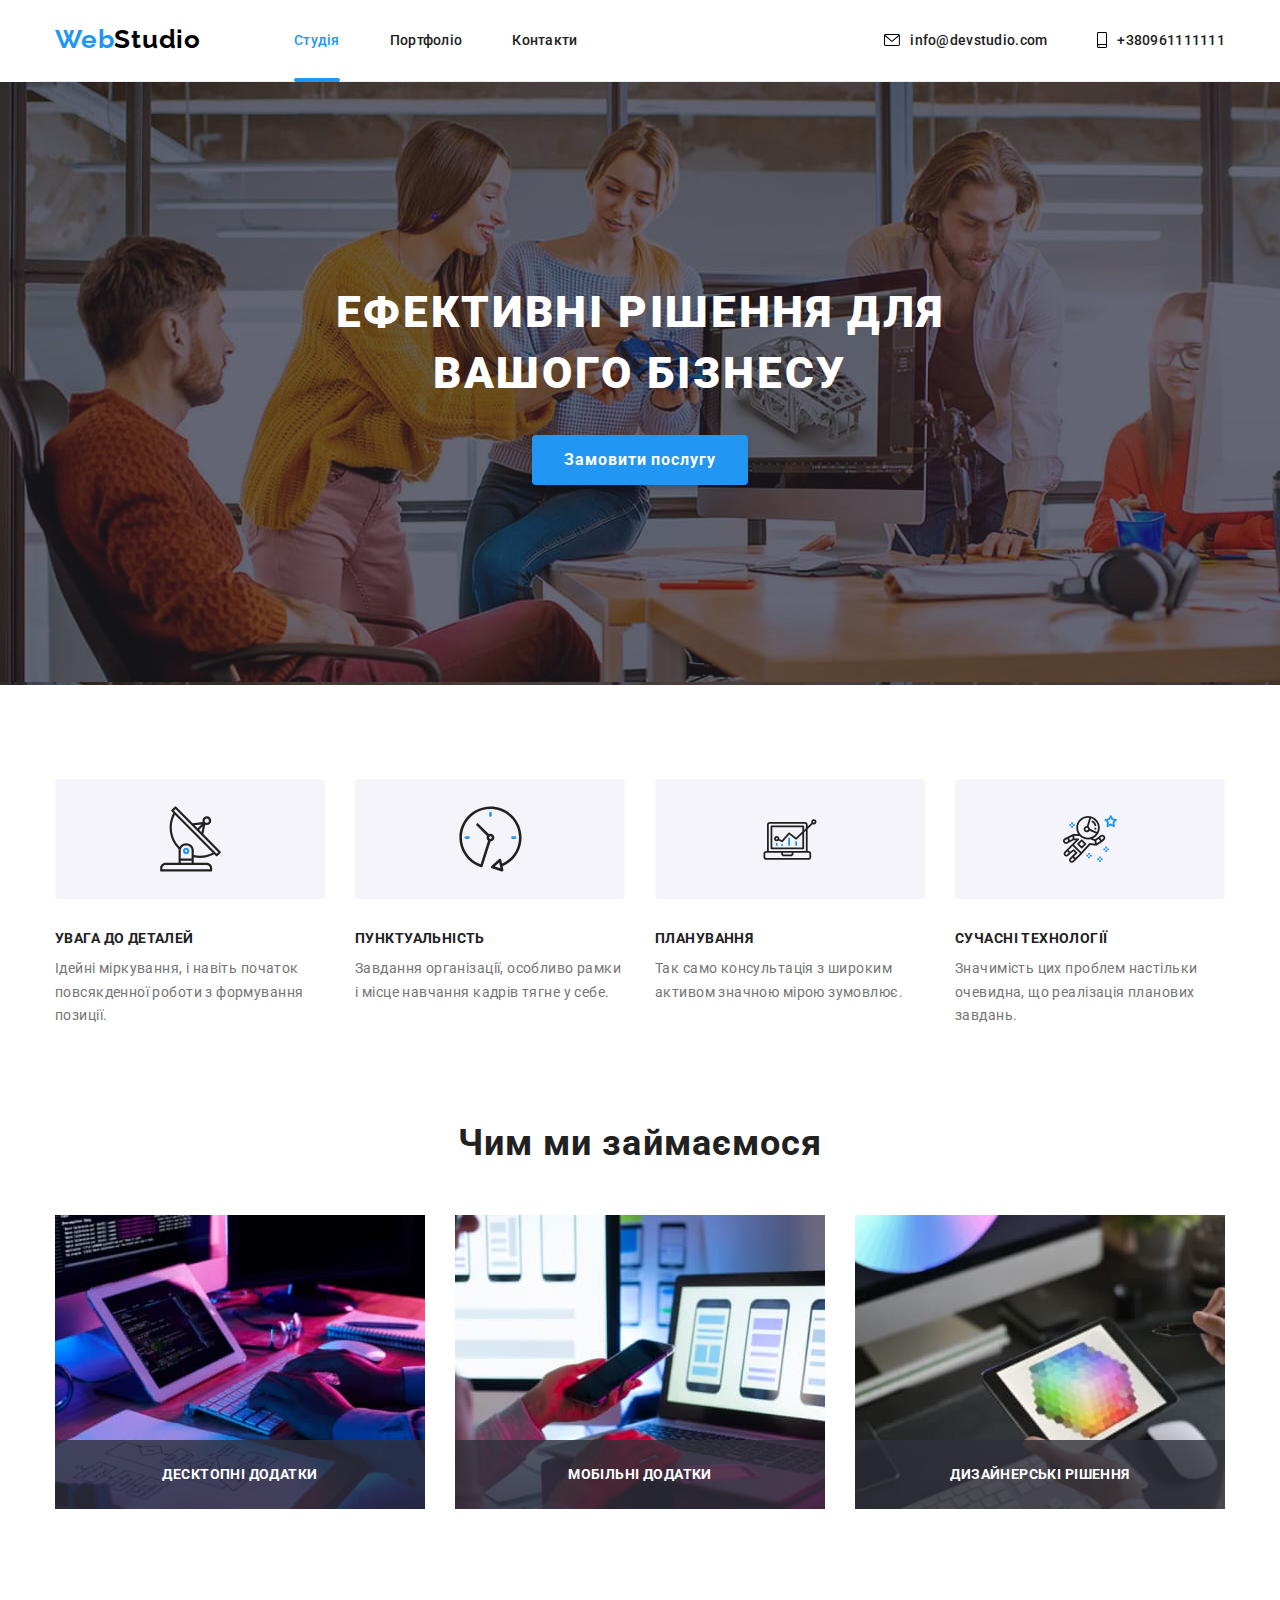
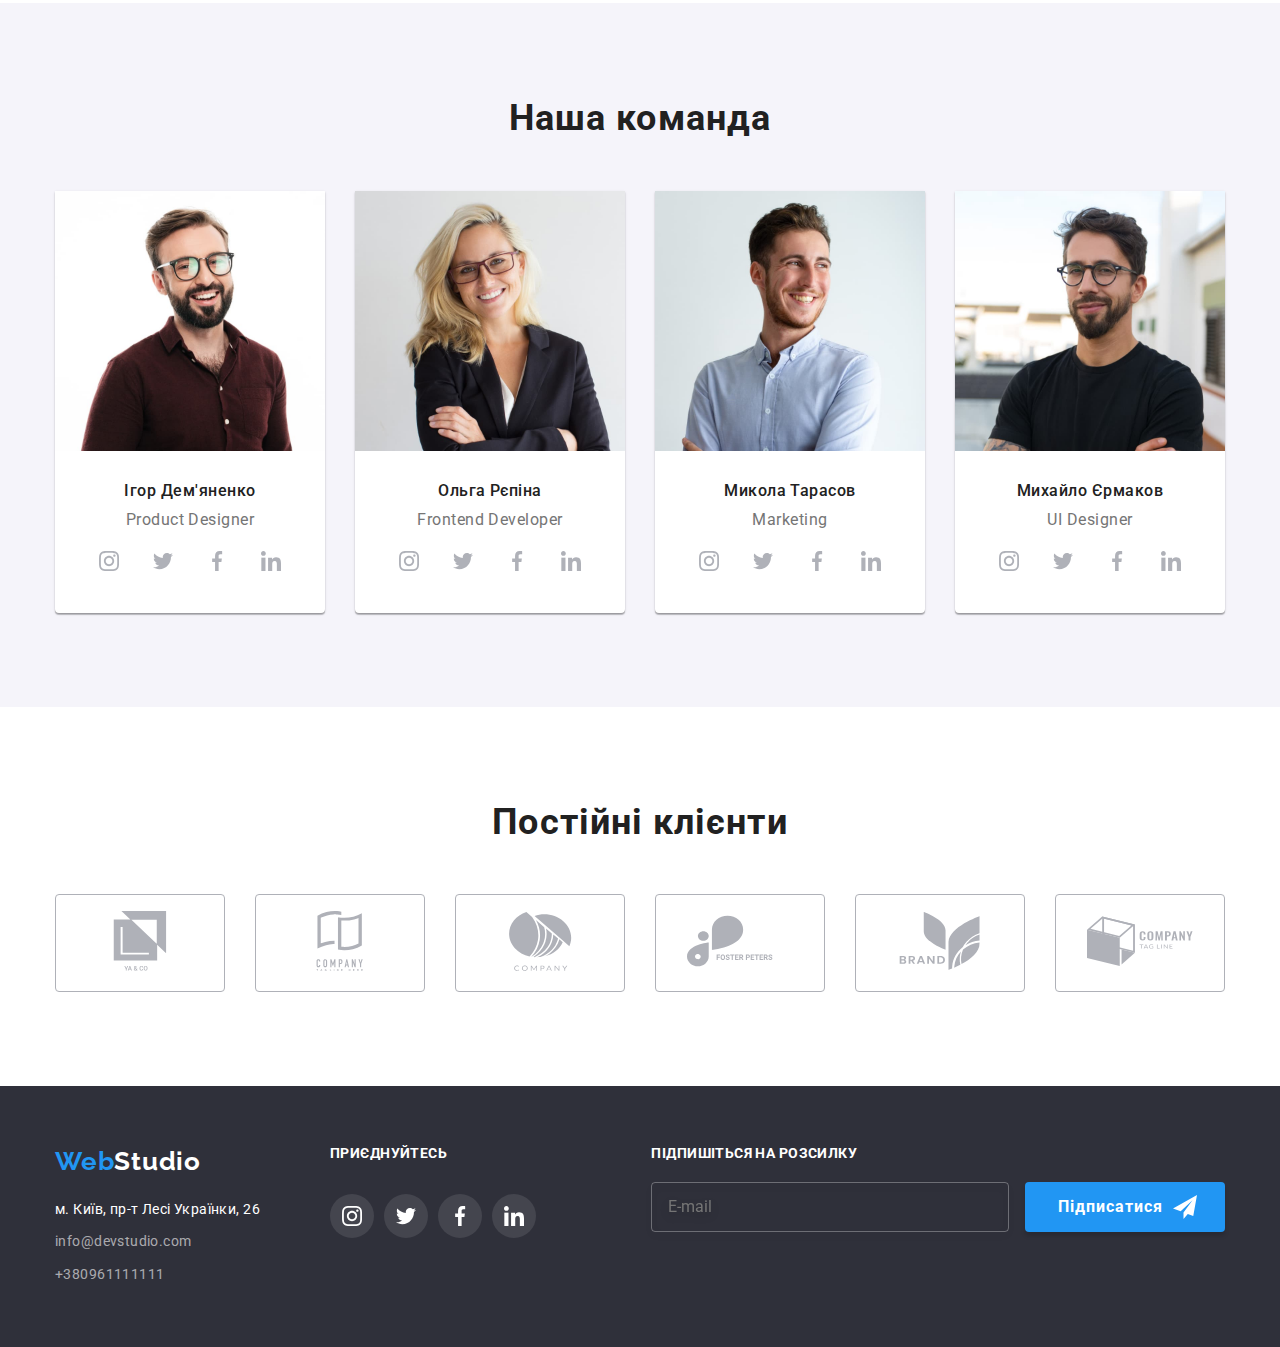
<file: index.html>
<!DOCTYPE html>
<html lang="uk">
  <head>
    <meta charset="UTF-8" />
    <meta http-equiv="X-UA-Compatible" content="IE=edge" />
    <meta name="viewport" content="width=device-width, initial-scale=1.0" />
    <title>Студія</title>
    <link
      rel="stylesheet"
      href="https://cdnjs.cloudflare.com/ajax/libs/modern-normalize/1.1.0/modern-normalize.min.css"
    />
    <link rel="preconnect" href="https://fonts.googleapis.com" />
    <link rel="preconnect" href="https://fonts.gstatic.com" crossorigin />
    <link
      href="https://fonts.googleapis.com/css2?family=Raleway:wght@700&family=Roboto:wght@400;500;700;900&display=swap"
      rel="stylesheet"
    />
    <link rel="stylesheet" href="./css/styles.css" />
  </head>

  <body>
    <!-- ХЕДЕР -->
    <header class="main-header">
      <div class="container main-header-content">
        <a class="main-header-logo logo link" href="index.html">
          <span class="accent">Web</span>Studio</a
        >

        <nav class="navigation">
          <ul class="navigation-list list">
            <li class="navigation-list-item">
              <a class="navigation-list-link active link" href="index.html"
                >Студія</a
              >
            </li>
            <li class="navigation-list-item">
              <a class="navigation-list-link link" href="portfolio.html"
                >Портфоліо</a
              >
            </li>
            <li class="navigation-list-item">
              <a class="navigation-list-link link" href="">Контакти</a>
            </li>
          </ul>
        </nav>

        <ul class="contact-list list">
          <li class="contact-list-item">
            <a class="contact-list-link link" href="mailto:info@devstudio.com">
              <svg class="contact-list-icon" width="16" height="12">
                <use href="./images/icons.svg#icon-mail"></use>
              </svg>
              info@devstudio.com</a
            >
          </li>
          <li class="contact-list-item">
            <a class="contact-list-link link" href="tel:+380961111111">
              <svg class="contact-list-icon" width="10" height="16">
                <use href="./images/icons.svg#icon-smartphone"></use>
              </svg>
              +380961111111</a
            >
          </li>
        </ul>
      </div>
    </header>

    <!-- ГОЛОВНА ЧАСТИНА -->
    <main>
      <!--СЕКЦІЯ ГЕРОЯ-->
      <section class="section hero">
        <div class="container">
          <h1 class="hero-title">ЕФЕКТИВНІ РІШЕННЯ ДЛЯ ВАШОГО БІЗНЕСУ</h1>
          <button
            class="button hero-btn primery-btn"
            type="button"
            data-modal-open
          >
            Замовити послугу
          </button>
        </div>
      </section>

      <!-- СЕКЦІЯ ПЕРЕВАГ -->
      <section class="section features features-section">
        <div class="container">
          <h2 class="section-title visually-hidden">Наші переваги</h2>
          <ul class="features-content list">
            <li class="features-list-item">
              <div class="features-content-icon">
                <svg width="65" height="70">
                  <use href="./images/icons.svg#icon-antenna"></use>
                </svg>
              </div>
              <h3 class="features-title">УВАГА ДО ДЕТАЛЕЙ</h3>
              <p class="features-text">
                Ідейні міркування, і навіть початок повсякденної роботи з
                формування позиції.
              </p>
            </li>
            <li class="features-list-item">
              <div class="features-content-icon">
                <svg width="65" height="70">
                  <use href="./images/icons.svg#icon-clock"></use>
                </svg>
              </div>
              <h3 class="features-title">ПУНКТУАЛЬНІСТЬ</h3>
              <p class="features-text">
                Завдання організації, особливо рамки і місце навчання кадрів
                тягне у себе.
              </p>
            </li>
            <li class="features-list-item">
              <div class="features-content-icon">
                <svg width="70" height="53">
                  <use href="./images/icons.svg#icon-diagram"></use>
                </svg>
              </div>
              <h3 class="features-title">ПЛАНУВАННЯ</h3>
              <p class="features-text">
                Так само консультація з широким активом значною мірою зумовлює.
              </p>
            </li>
            <li class="features-list-item">
              <div class="features-content-icon">
                <svg width="54" height="60">
                  <use href="./images/icons.svg#icon-astronaut"></use>
                </svg>
              </div>
              <h3 class="features-title">СУЧАСНІ ТЕХНОЛОГІЇ</h3>
              <p class="features-text">
                Значимість цих проблем настільки очевидна, що реалізація
                планових завдань.
              </p>
            </li>
          </ul>
        </div>
      </section>

      <!-- СЕКЦІЯ ПРИКЛАДУ РОБІТ -->
      <section class="section section-work">
        <div class="container">
          <h2 class="section-title">Чим ми займаємося</h2>
          <ul class="work list">
            <li class="work-example">
              <img src="./images/z1.jpg" alt="Робочий стіл" width="370" />
              <h3 class="work-example-title">Десктопні додатки</h3>
            </li>
            <li class="work-example">
              <img src="./images/z2.jpg" alt="Ноутбук та телефон" width="370" />
              <h3 class="work-example-title">Мобільні додатки</h3>
            </li>
            <li class="work-example">
              <img src="./images/z3.jpg" alt="Планшет" width="370" />
              <h3 class="work-example-title">Дизайнерські рішення</h3>
            </li>
          </ul>
        </div>
      </section>

      <section class="section team">
        <div class="container">
          <h2 class="section-title">Наша команда</h2>
          <ul class="team-list list">
            <li class="team-item">
              <img
                class="team-photo"
                src="./images/k1.jpg"
                alt="Ігор Дем'яненко"
                width="270"
              />
              <div class="team-description">
                <h3 class="team-head">Ігор Дем'яненко</h3>
                <p class="team-text">Product Designer</p>
                <ul class="list social-icon-list">
                  <li class="social-icon-item">
                    <a class="social-icon-link" href=""
                      ><svg
                        class="team-description-icon"
                        width="20"
                        height="20"
                      >
                        <use
                          href="./images/icons.svg#icon-instagram"
                        ></use></svg
                    ></a>
                  </li>
                  <li class="social-icon-item">
                    <a class="social-icon-link" href=""
                      ><svg
                        class="team-description-icon"
                        width="20"
                        height="20"
                      >
                        <use href="./images/icons.svg#icon-twitter"></use></svg
                    ></a>
                  </li>
                  <li class="social-icon-item">
                    <a class="social-icon-link" href=""
                      ><svg
                        class="team-description-icon"
                        width="20"
                        height="20"
                      >
                        <use href="./images/icons.svg#icon-facebook"></use></svg
                    ></a>
                  </li>
                  <li class="social-icon-item">
                    <a class="social-icon-link" href=""
                      ><svg
                        class="team-description-icon"
                        width="20"
                        height="20"
                      >
                        <use href="./images/icons.svg#icon-linkedin"></use></svg
                    ></a>
                  </li>
                </ul>
              </div>
            </li>

            <li class="team-item">
              <img
                class="team-photo"
                src="./images/k2.jpg"
                alt="Ольга Рєпіна"
                width="270"
              />
              <div class="team-description">
                <h3 class="team-head">Ольга Рєпіна</h3>
                <p class="team-text">Frontend Developer</p>
                <ul class="list social-icon-list">
                  <li class="social-icon-item">
                    <a class="social-icon-link" href=""
                      ><svg
                        class="team-description-icon"
                        width="20"
                        height="20"
                      >
                        <use
                          href="./images/icons.svg#icon-instagram"
                        ></use></svg
                    ></a>
                  </li>
                  <li class="social-icon-item">
                    <a class="social-icon-link" href=""
                      ><svg
                        class="team-description-icon"
                        width="20"
                        height="20"
                      >
                        <use href="./images/icons.svg#icon-twitter"></use></svg
                    ></a>
                  </li>
                  <li class="social-icon-item">
                    <a class="social-icon-link" href=""
                      ><svg
                        class="team-description-icon"
                        width="20"
                        height="20"
                      >
                        <use href="./images/icons.svg#icon-facebook"></use></svg
                    ></a>
                  </li>
                  <li class="social-icon-item">
                    <a class="social-icon-link" href=""
                      ><svg
                        class="team-description-icon"
                        width="20"
                        height="20"
                      >
                        <use href="./images/icons.svg#icon-linkedin"></use></svg
                    ></a>
                  </li>
                </ul>
              </div>
            </li>

            <li class="team-item">
              <img
                class="team-photo"
                src="./images/k4.jpg"
                alt="Микола Тарасов"
                width="270"
              />
              <div class="team-description">
                <h3 class="team-head">Микола Тарасов</h3>
                <p class="team-text">Marketing</p>
                <ul class="list social-icon-list">
                  <li class="social-icon-item">
                    <a class="social-icon-link" href=""
                      ><svg
                        class="team-description-icon"
                        width="20"
                        height="20"
                      >
                        <use
                          href="./images/icons.svg#icon-instagram"
                        ></use></svg
                    ></a>
                  </li>
                  <li class="social-icon-item">
                    <a class="social-icon-link" href=""
                      ><svg
                        class="team-description-icon"
                        width="20"
                        height="20"
                      >
                        <use href="./images/icons.svg#icon-twitter"></use></svg
                    ></a>
                  </li>
                  <li class="social-icon-item">
                    <a class="social-icon-link" href=""
                      ><svg
                        class="team-description-icon"
                        width="20"
                        height="20"
                      >
                        <use href="./images/icons.svg#icon-facebook"></use></svg
                    ></a>
                  </li>
                  <li class="social-icon-item">
                    <a class="social-icon-link" href=""
                      ><svg
                        class="team-description-icon"
                        width="20"
                        height="20"
                      >
                        <use href="./images/icons.svg#icon-linkedin"></use></svg
                    ></a>
                  </li>
                </ul>
              </div>
            </li>

            <li class="team-item">
              <img
                class="team-photo"
                src="./images/k3.jpg"
                alt="Михайло Єрмаков"
                width="270"
              />
              <div class="team-description">
                <h3 class="team-head">Михайло Єрмаков</h3>
                <p class="team-text">UI Designer</p>
                <ul class="list social-icon-list">
                  <li class="social-icon-item">
                    <a class="social-icon-link" href=""
                      ><svg
                        class="team-description-icon"
                        width="20"
                        height="20"
                      >
                        <use
                          href="./images/icons.svg#icon-instagram"
                        ></use></svg
                    ></a>
                  </li>
                  <li class="social-icon-item">
                    <a class="social-icon-link" href=""
                      ><svg
                        class="team-description-icon"
                        width="20"
                        height="20"
                      >
                        <use href="./images/icons.svg#icon-twitter"></use></svg
                    ></a>
                  </li>
                  <li class="social-icon-item">
                    <a class="social-icon-link" href=""
                      ><svg
                        class="team-description-icon"
                        width="20"
                        height="20"
                      >
                        <use href="./images/icons.svg#icon-facebook"></use></svg
                    ></a>
                  </li>
                  <li class="social-icon-item">
                    <a class="social-icon-link" href=""
                      ><svg
                        class="team-description-icon"
                        width="20"
                        height="20"
                      >
                        <use href="./images/icons.svg#icon-linkedin"></use></svg
                    ></a>
                  </li>
                </ul>
              </div>
            </li>
          </ul>
        </div>
      </section>

      <!-- СЕКЦІЯ ПОСТІЙНИХ КЛІЄНТІВ -->
      <section class="section clients">
        <div class="container">
          <h2 class="section-title">Постійні клієнти</h2>
          <ul class="clients-list list">
            <li class="clients-item">
              <a class="clients-link" href=""
                ><svg class="clients-icon" width="106" height="60">
                  <use href="./images/icons.svg#icon-logo-one"></use></svg
              ></a>
            </li>
            <li class="clients-item">
              <a class="clients-link" href=""
                ><svg class="clients-icon" width="106" height="60">
                  <use href="./images/icons.svg#icon-logo-two"></use></svg
              ></a>
            </li>
            <li class="clients-item">
              <a class="clients-link" href=""
                ><svg class="clients-icon" width="106" height="60">
                  <use href="./images/icons.svg#icon-logo-three"></use></svg
              ></a>
            </li>
            <li class="clients-item">
              <a class="clients-link" href=""
                ><svg class="clients-icon" width="106" height="60">
                  <use href="./images/icons.svg#icon-logo-four"></use></svg
              ></a>
            </li>
            <li class="clients-item">
              <a class="clients-link" href=""
                ><svg class="clients-icon" width="106" height="60">
                  <use href="./images/icons.svg#icon-logo-five"></use></svg
              ></a>
            </li>
            <li class="clients-item">
              <a class="clients-link" href=""
                ><svg class="clients-icon" width="106" height="60">
                  <use href="./images/icons.svg#icon-logo-six"></use></svg
              ></a>
            </li>
          </ul>
        </div>
      </section>
    </main>

    <!-- ФУТЕР -->
    <footer class="main-footer">
      <div class="container footer-container">
        <div class="footer-adress">
          <a class="main-footer-logo logo link" href="index.html"
            ><span class="accent">Web</span>Studio</a
          >
          <address class="adress">
            <ul class="adress-list list">
              <li class="adress-list-item">
                <a
                  class="adress-list-mapa link"
                  href="https://www.google.com.ua/maps/place/%D0%B1%D1%83%D0%BB.+%D0%9B%D0%B5%D1%81%D0%B8+%D0%A3%D0%BA%D1%80%D0%B0%D0%B8%D0%BD%D0%BA%D0%B8,+26,+%D0%9A%D0%B8%D0%B5%D0%B2,+02000/@50.4265807,30.5361971,17z/data=!3m1!4b1!4m5!3m4!1s0x40d4cf0e033ecbe9:0x57a4dffefec77da0!8m2!3d50.4265807!4d30.5383858?hl=ru"
                  target="_blank"
                  rel="noopener noreferrer"
                  >м. Київ, пр-т Лесі Українки, 26</a
                >
              </li>
              <li class="adress-list-item">
                <a
                  class="adress-list-link link"
                  href="mailto:info@devstudio.com"
                  >info@devstudio.com</a
                >
              </li>
              <li class="adress-list-item">
                <a class="adress-list-link link" href="tel:+380961111111"
                  >+380961111111</a
                >
              </li>
            </ul>
          </address>
        </div>

        <!-- ПРИЄДНУЙСЯ -->
        <div class="footer-join">
          <h3 class="footer-join-title">Приєднуйтесь</h3>
          <ul class="list social-icon-list">
            <li class="social-icon-item footer-join-item">
              <a class="social-icon-link" href=""
                ><svg class="footer-join-icon" width="20" height="20">
                  <use href="./images/icons.svg#icon-instagram"></use></svg
              ></a>
            </li>
            <li class="social-icon-item footer-join-item">
              <a class="social-icon-link" href=""
                ><svg class="footer-join-icon" width="20" height="20">
                  <use href="./images/icons.svg#icon-twitter"></use></svg
              ></a>
            </li>
            <li class="social-icon-item footer-join-item">
              <a class="social-icon-link" href=""
                ><svg class="footer-join-icon" width="20" height="20">
                  <use href="./images/icons.svg#icon-facebook"></use></svg
              ></a>
            </li>
            <li class="social-icon-item footer-join-item">
              <a class="social-icon-link" href=""
                ><svg class="footer-join-icon" width="20" height="20">
                  <use href="./images/icons.svg#icon-linkedin"></use></svg
              ></a>
            </li>
          </ul>
        </div>

        <!-- ПІДПИСУЙСЯ -->
        <div class="subscribe">
          <p class="subscribe-discription">Підпишіться на розсилку</p>
          <form class="subscribe-wrapper">
            <label class="subscribe-label">
              <input
                class="subscribe-input"
                type="email"
                name="email"
                placeholder="E-mail"
              />
              <span class="subscribe-button-wrapper">
                <button class="button primery-btn subscribe-btn" type="button">
                  Підписатися
                </button>
                <svg class="subscribe-icon-telegram" width="24" height="24">
                  <use href="./images/icons.svg#icon-send"></use>
                </svg>
              </span>
            </label>
          </form>
        </div>
      </div>
    </footer>

    <div class="backdrop is-hidden" data-modal>
      <div class="modal">
        <button type="button" class="modal-close-button" data-modal-close>
          <svg class="modal-close-icon" width="11" height="11">
            <use href="./images/icons.svg#icon-close-black"></use>
          </svg>
        </button>
        <p class="modal-description">Залиште свої дані, ми вам передзвонимо</p>
        <form class="modal-form">
          <label class="modal-lable">
            <span class="modal-lable-disc">Ім'я</span>
            <span class="modal-input-wrapper">
              <input class="modal-input" type="text" name="user-name" />
              <svg class="modal-icon" width="18" height="18">
                <use href="./images/icons.svg#icon-person-black"></use>
              </svg>
            </span>
          </label>

          <label class="modal-lable">
            <span class="modal-lable-disc">Телефон</span>
            <span class="modal-input-wrapper">
              <input class="modal-input" type="tel" name="phone-number" />
              <svg class="modal-icon" width="18" height="18">
                <use href="./images/icons.svg#icon-phone-black"></use>
              </svg>
            </span>
          </label>

          <label class="modal-lable">
            <span class="modal-lable-disc">Пошта</span>
            <span class="modal-input-wrapper">
              <input class="modal-input" type="email" name="modal-email" />
              <svg class="modal-icon" width="18" height="18">
                <use href="./images/icons.svg#icon-email-black"></use>
              </svg>
            </span>
          </label>

          <label class="modal-lable modal-textarea-wrapper">
            <span class="modal-lable-disc">Коментар</span>
            <textarea
              class="modal-textarea"
              name="modal-textarea"
              placeholder="Введіть текст"
            ></textarea>
          </label>

          <label class="modal-rigts">
            Погоджуюся з розсилкою та приймаю&nbsp;
            <input
              class="modal-checkbox visually-hidden"
              type="checkbox"
              name="modal-checkbox"
            />

            <svg class="modal-svg" width="16" height="15">
              <use
                class="modal-svg-icon"
                href="./images/icons.svg#icon-check"
              ></use>
            </svg>
            <a class="modal-link" href="">Умови договору</a>
          </label>

          <button class="button primery-btn modal-send-btn" type="submit">
            Відправити
          </button>
        </form>
      </div>
    </div>

    <script src="./js/modal.js"></script>
  </body>
</html>
</file>
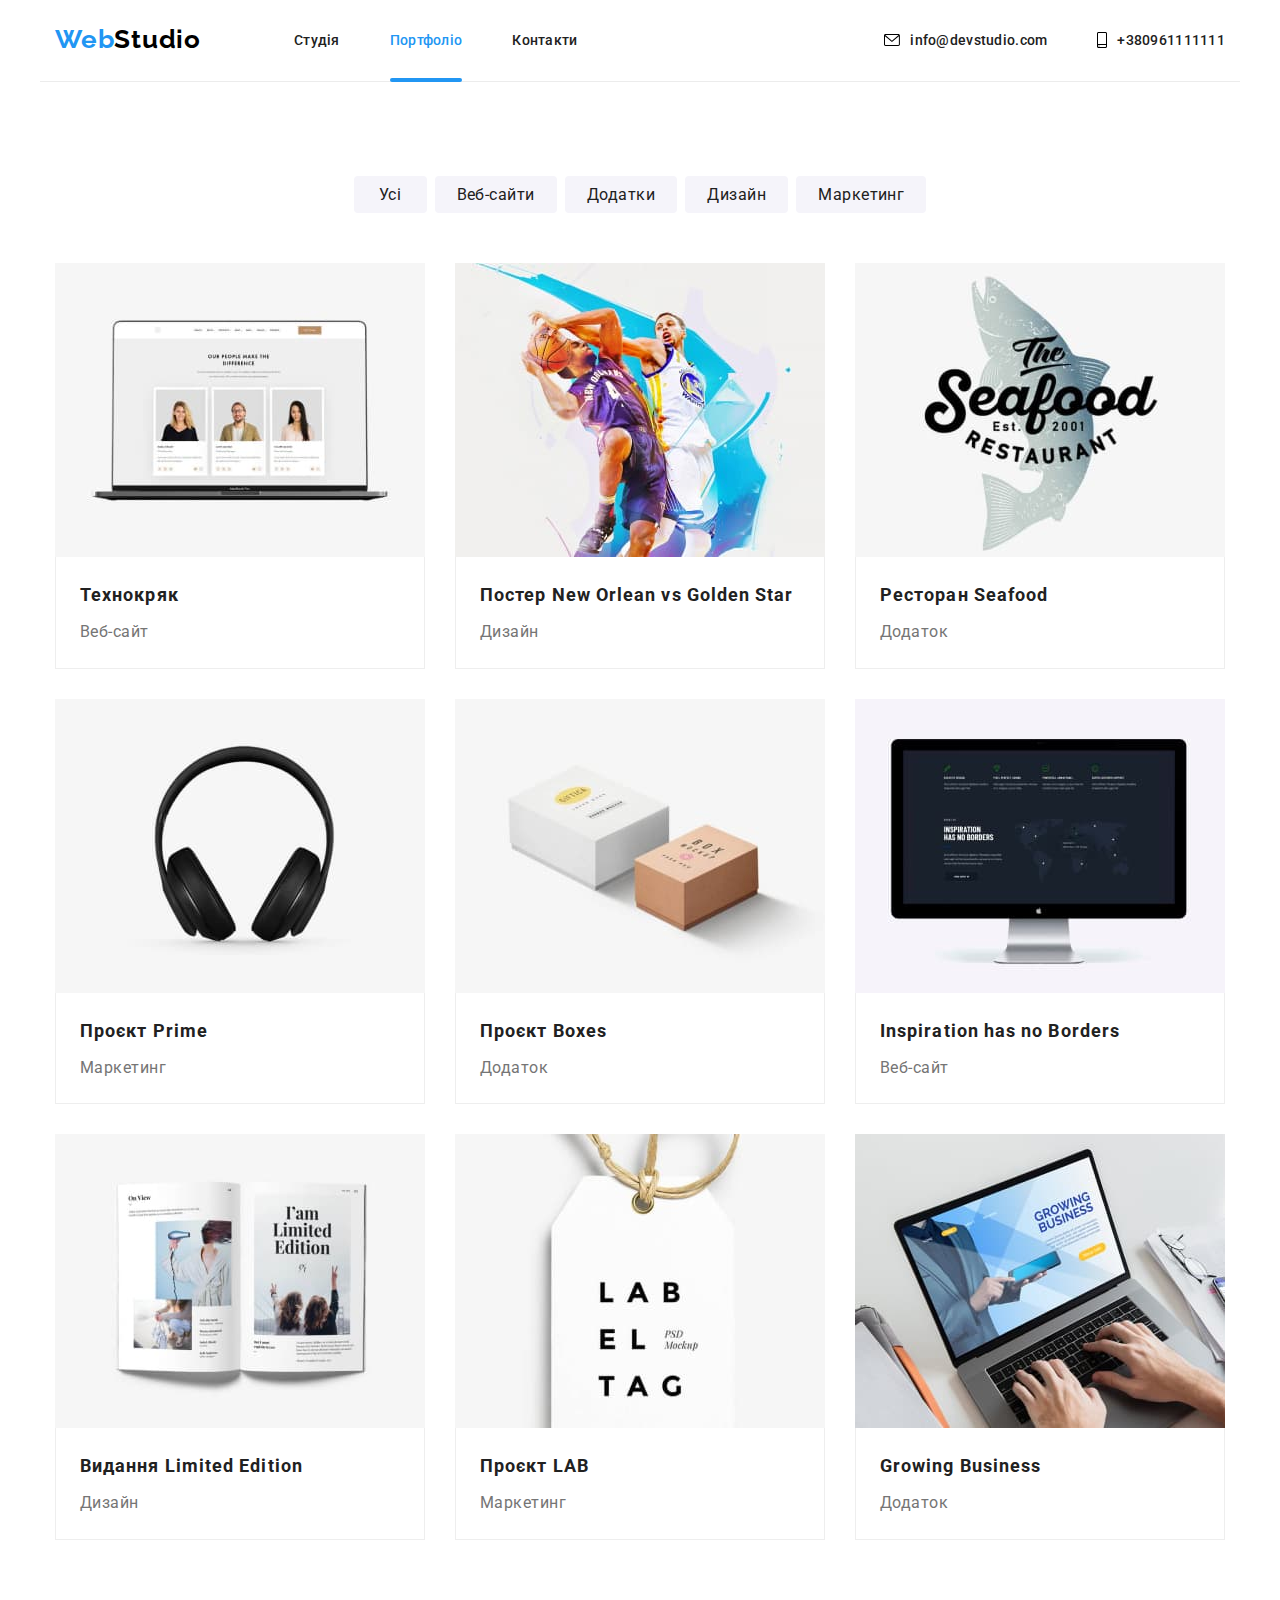
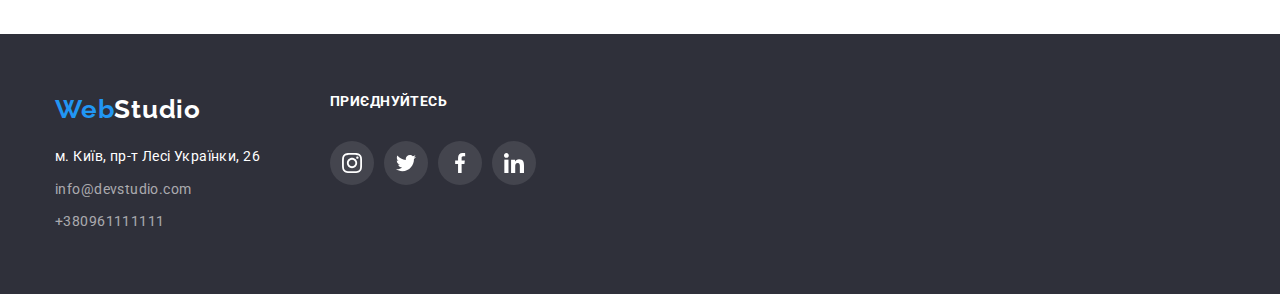
<file: portfolio.html>
<!DOCTYPE html>
<html lang="en">
  <head>
    <meta charset="UTF-8" />
    <meta http-equiv="X-UA-Compatible" content="IE=edge" />
    <meta name="viewport" content="width=device-width, initial-scale=1.0" />
    <title>Портфоліо</title>
    <link
      rel="stylesheet"
      href="https://cdnjs.cloudflare.com/ajax/libs/modern-normalize/1.1.0/modern-normalize.min.css"
    />
    <link rel="preconnect" href="https://fonts.googleapis.com" />
    <link rel="preconnect" href="https://fonts.gstatic.com" crossorigin />
    <link
      href="https://fonts.googleapis.com/css2?family=Raleway:wght@700&family=Roboto:wght@400;500;700;900&display=swap"
      rel="stylesheet"
    />
    <link rel="stylesheet" href="./css/styles.css" />
  </head>
  <body>
    <!-- ХЕДЕР -->
    <header class="main-header">
      <div class="container main-header-content">
        <a class="main-header-logo logo link" href="index.html">
          <span class="accent">Web</span>Studio</a
        >

        <nav class="navigation">
          <ul class="navigation-list list">
            <li class="navigation-list-item">
              <a class="navigation-list-link link" href="index.html">Студія</a>
            </li>
            <li class="navigation-list-item">
              <a class="navigation-list-link active link" href="portfolio.html"
                >Портфоліо</a
              >
            </li>
            <li class="navigation-list-item">
              <a class="navigation-list-link link" href="">Контакти</a>
            </li>
          </ul>
        </nav>

        <ul class="contact-list list">
          <li class="contact-list-item">
            <a class="contact-list-link link" href="mailto:info@devstudio.com">
              <svg class="contact-list-icon" width="16" height="12">
                <use href="./images/icons.svg#icon-mail"></use>
              </svg>
              info@devstudio.com</a
            >
          </li>
          <li class="contact-list-item">
            <a class="contact-list-link link" href="tel:+380961111111">
              <svg class="contact-list-icon" width="10" height="16">
                <use href="./images/icons.svg#icon-smartphone"></use>
              </svg>
              +380961111111</a
            >
          </li>
        </ul>
      </div>
    </header>

    <!-- ГОЛОВНА СТОРІНКА -->
    <main class="main-portfolio section">
      <div class="container">
        <!-- СЕКЦІЯ ПОРТФОЛІО -->
        <section>
          <h1 class="portfolio-title visually-hidden">Portfolio</h1>
          <!-- ФІЛЬТЕР -->
          <ul class="filters list">
            <li class="filters-item">
              <button class="button filters-item-btn" type="button">Усі</button>
            </li>
            <li class="filters-item">
              <button class="button filters-item-btn" type="button">
                Веб-сайти
              </button>
            </li>
            <li class="filters-item">
              <button class="button filters-item-btn" type="button">
                Додатки
              </button>
            </li>
            <li class="filters-item">
              <button class="button filters-item-btn" type="button">
                Дизайн
              </button>
            </li>
            <li class="filters-item">
              <button class="button filters-item-btn" type="button">
                Маркетинг
              </button>
            </li>
          </ul>

          <!-- ПРЕВʼЮ -->
          <ul class="preview list">
            <li class="preview-item">
              <a class="preview-item-link link" href="">
                <div class="preview-thumb">
                  <img
                    class="preview-image"
                    src="./images/portfolio1.jpg"
                    alt="Портфоліо"
                    width="370"
                  />
                  <div class="preview-overlay">
                    <p class="preview-overlay-discription">
                      Ресурс пропонує комплексні пропозиції з різним рівнем
                      функціоналу та сервісів. Все це дозволить відвідувачу
                      отримати вичерпні відомості про компанію чи приватну
                      особу.
                    </p>
                  </div>
                </div>

                <div class="preview-item-content">
                  <h2 class="preview-item-title">Технокряк</h2>
                  <p class="preview-item-text">Веб-сайт</p>
                </div>
              </a>
            </li>
            <li class="preview-item">
              <a class="preview-item-link link" href="">
                <div class="preview-thumb">
                  <img
                    class="preview-image"
                    src="./images/portfolio2.jpg"
                    alt="Постер"
                    width="370"
                  />
                  <div class="preview-overlay">
                    <p class="preview-overlay-discription">
                      Ресурс пропонує комплексні пропозиції з різним рівнем
                      функціоналу та сервісів. Все це дозволить відвідувачу
                      отримати вичерпні відомості про компанію чи приватну
                      особу.
                    </p>
                  </div>
                </div>

                <div class="preview-item-content">
                  <h2 class="preview-item-title">
                    Постер New Orlean vs Golden Star
                  </h2>
                  <p class="preview-item-text">Дизайн</p>
                </div>
              </a>
            </li>
            <li class="preview-item">
              <a class="preview-item-link link" href="">
                <div class="preview-thumb">
                  <img
                    class="preview-image"
                    src="./images/portfolio3.jpg"
                    alt="Лого ресторану"
                    width="370"
                  />
                  <div class="preview-overlay">
                    <p class="preview-overlay-discription">
                      Ресурс пропонує комплексні пропозиції з різним рівнем
                      функціоналу та сервісів. Все це дозволить відвідувачу
                      отримати вичерпні відомості про компанію чи приватну
                      особу.
                    </p>
                  </div>
                </div>

                <div class="preview-item-content">
                  <h2 class="preview-item-title">Ресторан Seafood</h2>
                  <p class="preview-item-text">Додаток</p>
                </div>
              </a>
            </li>
            <li class="preview-item">
              <a class="preview-item-link link" href="">
                <div class="preview-thumb">
                  <img
                    class="preview-image"
                    src="./images/portfolio4.jpg"
                    alt="Наушники"
                    width="370"
                  />
                  <div class="preview-overlay">
                    <p class="preview-overlay-discription">
                      Ресурс пропонує комплексні пропозиції з різним рівнем
                      функціоналу та сервісів. Все це дозволить відвідувачу
                      отримати вичерпні відомості про компанію чи приватну
                      особу.
                    </p>
                  </div>
                </div>

                <div class="preview-item-content">
                  <h2 class="preview-item-title">Проєкт Prime</h2>
                  <p class="preview-item-text">Маркетинг</p>
                </div>
              </a>
            </li>
            <li class="preview-item">
              <a class="preview-item-link link" href="">
                <div class="preview-thumb">
                  <img
                    class="preview-image"
                    src="./images/portfolio5.jpg"
                    alt="Коробки"
                    width="370"
                  />
                  <div class="preview-overlay">
                    <p class="preview-overlay-discription">
                      Ресурс пропонує комплексні пропозиції з різним рівнем
                      функціоналу та сервісів. Все це дозволить відвідувачу
                      отримати вичерпні відомості про компанію чи приватну
                      особу.
                    </p>
                  </div>
                </div>

                <div class="preview-item-content">
                  <h2 class="preview-item-title">Проєкт Boxes</h2>
                  <p class="preview-item-text">Додаток</p>
                </div>
              </a>
            </li>
            <li class="preview-item">
              <a class="preview-item-link link" href="">
                <div class="preview-thumb">
                  <img
                    class="preview-image"
                    src="./images/portfolio6.jpg"
                    alt="Монітор"
                    width="370"
                  />
                  <div class="preview-overlay">
                    <p class="preview-overlay-discription">
                      Ресурс пропонує комплексні пропозиції з різним рівнем
                      функціоналу та сервісів. Все це дозволить відвідувачу
                      отримати вичерпні відомості про компанію чи приватну
                      особу.
                    </p>
                  </div>
                </div>

                <div class="preview-item-content">
                  <h2 class="preview-item-title">Inspiration has no Borders</h2>
                  <p class="preview-item-text">Веб-сайт</p>
                </div>
              </a>
            </li>
            <li class="preview-item">
              <a class="preview-item-link link" href="">
                <div class="preview-thumb">
                  <img
                    class="preview-image"
                    src="./images/portfolio7.jpg"
                    alt="Книга"
                    width="370"
                  />
                  <div class="preview-overlay">
                    <p class="preview-overlay-discription">
                      Ресурс пропонує комплексні пропозиції з різним рівнем
                      функціоналу та сервісів. Все це дозволить відвідувачу
                      отримати вичерпні відомості про компанію чи приватну
                      особу.
                    </p>
                  </div>
                </div>

                <div class="preview-item-content">
                  <h2 class="preview-item-title">Видання Limited Edition</h2>
                  <p class="preview-item-text">Дизайн</p>
                </div>
              </a>
            </li>
            <li class="preview-item">
              <a class="preview-item-link link" href="">
                <div class="preview-thumb">
                  <img
                    class="preview-image"
                    src="./images/portfolio8.jpg"
                    alt="Лейбл"
                    width="370"
                  />
                  <div class="preview-overlay">
                    <p class="preview-overlay-discription">
                      Ресурс пропонує комплексні пропозиції з різним рівнем
                      функціоналу та сервісів. Все це дозволить відвідувачу
                      отримати вичерпні відомості про компанію чи приватну
                      особу.
                    </p>
                  </div>
                </div>

                <div class="preview-item-content">
                  <h2 class="preview-item-title">Проєкт LAB</h2>
                  <p class="preview-item-text">Маркетинг</p>
                </div>
              </a>
            </li>
            <li class="preview-item">
              <a class="preview-item-link link" href="">
                <div class="preview-thumb">
                  <img
                    class="preview-image"
                    src="./images/portfolio9.jpg"
                    alt="Ноутбук"
                    width="370"
                  />
                  <div class="preview-overlay">
                    <p class="preview-overlay-discription">
                      Ресурс пропонує комплексні пропозиції з різним рівнем
                      функціоналу та сервісів. Все це дозволить відвідувачу
                      отримати вичерпні відомості про компанію чи приватну
                      особу.
                    </p>
                  </div>
                </div>

                <div class="preview-item-content">
                  <h2 class="preview-item-title">Growing Business</h2>
                  <p class="preview-item-text">Додаток</p>
                </div>
              </a>
            </li>
          </ul>
        </section>
      </div>
    </main>

    <!-- ФУТЕР -->
    <footer class="main-footer">
      <div class="container footer-container">
        <div class="footer-adress">
          <a class="main-footer-logo logo link" href="index.html"
            ><span class="accent">Web</span>Studio</a
          >
          <address class="adress">
            <ul class="adress-list list">
              <li class="adress-list-item">
                <a
                  class="adress-list-mapa link"
                  href="https://www.google.com.ua/maps/place/%D0%B1%D1%83%D0%BB.+%D0%9B%D0%B5%D1%81%D0%B8+%D0%A3%D0%BA%D1%80%D0%B0%D0%B8%D0%BD%D0%BA%D0%B8,+26,+%D0%9A%D0%B8%D0%B5%D0%B2,+02000/@50.4265807,30.5361971,17z/data=!3m1!4b1!4m5!3m4!1s0x40d4cf0e033ecbe9:0x57a4dffefec77da0!8m2!3d50.4265807!4d30.5383858?hl=ru"
                  target="_blank"
                  rel="noopener noreferrer"
                  >м. Київ, пр-т Лесі Українки, 26</a
                >
              </li>
              <li class="adress-list-item">
                <a
                  class="adress-list-link link"
                  href="mailto:info@devstudio.com"
                  >info@devstudio.com</a
                >
              </li>
              <li class="adress-list-item">
                <a class="adress-list-link link" href="tel:+380961111111"
                  >+380961111111</a
                >
              </li>
            </ul>
          </address>
        </div>

        <div class="footer-join">
          <h3 class="footer-join-title">Приєднуйтесь</h3>
          <ul class="list social-icon-list">
            <li class="social-icon-item footer-join-item">
              <a class="social-icon-link" href=""
                ><svg class="footer-join-icon" width="20" height="20">
                  <use href="./images/icons.svg#icon-instagram"></use></svg
              ></a>
            </li>
            <li class="social-icon-item footer-join-item">
              <a class="social-icon-link" href=""
                ><svg class="footer-join-icon" width="20" height="20">
                  <use href="./images/icons.svg#icon-twitter"></use></svg
              ></a>
            </li>
            <li class="social-icon-item footer-join-item">
              <a class="social-icon-link" href=""
                ><svg class="footer-join-icon" width="20" height="20">
                  <use href="./images/icons.svg#icon-facebook"></use></svg
              ></a>
            </li>
            <li class="social-icon-item footer-join-item">
              <a class="social-icon-link" href=""
                ><svg class="footer-join-icon" width="20" height="20">
                  <use href="./images/icons.svg#icon-linkedin"></use></svg
              ></a>
            </li>
          </ul>
        </div>
      </div>
    </footer>
  </body>
</html>
</file>
<file: css/styles.css>
:root{
    --primery-text-color: #757575;
    --accent-color: #2196F3;
    --primery-white-color: #FFFFFF;
    --primery-grey-color: #212121;
    --primery-black-color: #000000;
    --backgrounh-primery-color: #F5F5F5;
    --backgrounh-secondary-color: #F5F4FA;
    --backgrounh-third-color: #2F303A;
    --ramka-color: #EEEEEE;
    --background-button-active: #188CE8;
    --background-hero: #C4C4C4;
    --accent-grey-icon: #AFB1B8;
    --transition-dur-and-fun: 250ms cubic-bezier(0.4, 0, 0.2, 1);
}
.link {
    text-decoration: none;
}

.list {
    list-style-type: none;
}

.visually-hidden {
    position: absolute;
    width: 1px;
    height: 1px;
    margin: -1px;
    border: 0;
    padding: 0;
    white-space: nowrap;
    clip-path: inset(100%);
    clip: rect(0 0 0 0);
    overflow: hidden;
}

h1,
h2,
h3,
h4,
h5,
h6,
p {
    margin-top: 0;
    margin-bottom: 0;
}

ul,
ol {
    margin-top: 0;
    margin-bottom: 0;
    padding-left: 0;
}

img {
    display: block;
}

button {
    cursor: pointer;
}

body{
    font-family: "Roboto", sans-serif;
    color: var(--primery-text-color);
}


.button{
    border-radius: 4px;
    border: none;
}

.primery-btn{
    background-color: var(--accent-color);

    box-shadow: 0px 4px 4px rgba(0, 0, 0, 0.15);

    font-weight: 700;
    font-size: 16px;
    line-height: 1.9;
    letter-spacing: 0.06em;

    color: var(--primery-white-color);
}



/* Секція */

.section {
    padding-top: 94px;
    padding-bottom: 94px;
}

/* Контейнер */

.container{
    width: 1200px;
    margin: 0 auto;
    padding-right: 15px;
    padding-left: 15px;
}


/* Логотип */
.main-header{
    background-color: var(--primery-white-color) ;
}

.logo .accent {
    color: var(--accent-color);
}

.logo{
    font-family: 'Raleway', sans-serif;
    font-weight: 700;
    font-size: 26px;
    line-height: 1.2;
    letter-spacing: 0.03em;
    color: var(--primery-black-color)
}

/*  Шапка */
.navigation-list,
.contact-list{
    font-weight: 500;
    font-size: 14px;
    line-height: 1.2;
    letter-spacing: 0.02em;
}

.contact-list{
    display: flex;
    column-gap: 50px;
    margin-left: auto;
}

.navigation-list-item,
.contact-list-item{
    position: relative;

    padding-top: 32px;
    padding-bottom: 32px;
}

.main-header-content{
    display: flex;
    align-items: center;
    border-bottom: 1px solid #ECECEC;
}

.main-header-logo{
    margin-right: 93px;
    padding-top: 24px;
    padding-bottom: 25px;
}

.navigation-list{
    display: flex;
    column-gap: 50px;
    padding: 0;

}

.navigation-list .active {
    color: var(--accent-color);

    
}

.contact-list-link{
    color: var(--primery-text-color);
    display: flex;
    column-gap: 10px;
    align-items: center;
}

.navigation-list-link,
.contact-list-link{

    color: var(--primery-grey-color);
    transition: color var(--transition-dur-and-fun);
}


.navigation-list-link:hover,
.navigation-list-link:focus,
.contact-list-link:hover,
.contact-list-link:focus
{
    color: var(--accent-color);
}

.navigation-list-link.active::after{
    position: absolute;
    bottom: -1px;

    content: "";
    display: flex;
    justify-content: center;
    align-items: center;

    width: 100%;
    height: 4px;
    background: var(--accent-color);
    border-radius: 2px;
}

.contact-list-link .contact-list-icon {
    transition: fill var(--transition-dur-and-fun);
}

.contact-list-link:hover .contact-list-icon,
.contact-list-link:focus .contact-list-icon{
    fill: var(--accent-color)
}

.contact-list-item:hover
{
    color: var(--accent-color);
}



/* Герой */
.hero{
    margin: auto;
    max-width: 1600px;
    text-align: center;
    background-color: var(--background-hero);
    background-image:linear-gradient(rgba(47, 48, 58, 0.4), rgba(47, 48, 58, 0.4)), url(../images/hero-background.jpg);
    padding-top: 200px;
    padding-bottom: 200px;
}

.hero-title{
    width: 696px;
    font-weight: 900;
    font-size: 44px;
    line-height: 1.4;
    letter-spacing: 0.06em;
    margin-right: auto;
    margin-left: auto;
    margin-bottom: 30px;

    text-transform: uppercase;
    color: var(--primery-white-color);
}


.hero-btn {
    padding: 10px 32px;

    transition: background-color var(--transition-dur-and-fun);
}

.hero-btn:hover,
.hero-btn:focus {
    background-color: var(--background-button-active);
}

/* .hero-btn:hover,
.hero-btn:focus{
    background-color: var(--background-button-active);
} */

/* Наші переваги */
.features{
background-color: var(--primery-white-color););
}

.features-section{
    padding-bottom: 47px;
}

.features-content{
    display: flex;
    flex-wrap: wrap;
    column-gap: 30px;
}


.features-list-item {
    flex-basis: calc((100% - 3 * 30px) / 4);

}

.features-content-icon{
height: 120px;

display: flex;
justify-content: center;
align-items: center;

background-color: var(--backgrounh-secondary-color);
border-radius: 4px;
margin-bottom: 30px;
}

.features-title{
    font-size: 14px;
    line-height: 1.1;
    letter-spacing: 0.03em;
    text-transform: uppercase;
    color: var(--primery-grey-color);

    display: inline-block;
    margin-bottom: 10px;
}

.features-text{
    font-size: 14px;
    line-height: 1.7;
    letter-spacing: 0.03em;
}

.section-title{
    font-size: 36px;
    line-height: 1.2;
    text-align: center;
    letter-spacing: 0.03em;
    color: var(--primery-grey-color);
    margin-bottom: 50px;
}
.section-work{
    padding-top: 47px;
    background-color: var(--primery-white-color);
}

.work{
    display: flex;
    flex-wrap: wrap;
    column-gap: 30px;
}

.work-example{
    position: relative;

    flex-basis: calc((100% - 2 * 30px) / 3);
}

.work-example-title{
    position: absolute;
    bottom: 0;
    width: 100%;
    
    color: var(--primery-white-color);
    font-size: 14px;
    line-height: 1.1;
    letter-spacing: 0.03em;
    text-transform: uppercase;
    text-align: center;
    background-color: rgba(47, 48, 58, 0.8);
    
    padding: 27px 0;
} 

/* Наша команда */

.team{
    background-color: var(--backgrounh-secondary-color);
}

.team-item{
    background-color: var(--primery-white-color);
    border-radius: 0px 0px 4px 4px;
    text-align: center;
    flex-basis: calc((100% - 3 * 30px) / 4);

    box-shadow: 0px 1px 3px rgba(0, 0, 0, 0.12), 0px 1px 1px rgba(0, 0, 0, 0.14), 0px 2px 1px rgba(0, 0, 0, 0.2);
}

.team-description{
    padding: 30px 32px;
}

.team-head{
    font-weight: 500;
    font-size: 16px;
    line-height: 1.2;
    letter-spacing: 0.03em;
    color: var(--primery-grey-color);

    margin-bottom: 10px;
}

.team-text{
    font-size: 16px;
    line-height: 1.2;
    letter-spacing: 0.03em;

    margin-bottom: 10px;
}

.team-list{
    display: flex;
    flex-wrap: wrap;
    column-gap: 30px;
}

.social-icon-list{
    display: flex;
    column-gap: 10px;
}

.social-icon-link{
    display: flex;
    justify-content: center;
    align-items: center;
    width: 44px;
    height: 44px;
    border-radius: 50%;

    transition: background-color var(--transition-dur-and-fun);
}

.team-description-icon{
    fill: var(--accent-grey-icon);
}

.social-icon-link:hover{
    background-color: var(--accent-color);
}

.social-icon-link .team-description-icon{
    transition: fill var(--transition-dur-and-fun);
}

.social-icon-link:hover .team-description-icon {
    fill: var(--primery-white-color);
}

.clients-list{
    display: flex;
    column-gap: 30px;
}
.clients-item{
    flex-basis: calc((100% - 5 * 30px) / 6); 
    padding: 16px 31px;
    border: 1px solid var(--accent-grey-icon);
    border-radius: 4px;

    cursor: pointer;

    transition:border var(--transition-dur-and-fun);
} 

.clients-item:hover {
    border: 1px solid var(--accent-color);
}

.clients-icon{
    fill: var(--accent-grey-icon)
}

.clients-item .clients-icon{
    transition: fill var(--transition-dur-and-fun);
}

.clients-item:hover .clients-icon{
    fill: var(--accent-color);
}


/* Футер */
.main-footer{
    background-color: var(--backgrounh-third-color);

    padding-top: 60px;
    padding-bottom: 60px;
}

.main-footer-logo{
    color: var(--primery-white-color);
    display: inline-block;
    margin-bottom: 20px;
}

.footer-container{
    display: flex;
    column-gap: 70px;
}

.adress{
    font-style: normal;
    font-size: 14px;
    line-height: 1.7;
    letter-spacing: 0.03em;
}


.adress-list-mapa{  
    color: var(--primery-white-color);
    display: inline-block;
    margin-bottom: 0;
}

.adress-list-link{
    color: rgba(255, 255, 255, 0.6);

    transition: color var(--transition-dur-and-fun);
}

.adress-list-item:not(:last-child){
    margin-bottom: 9px;
}

.adress-list-link:hover,
.adress-list-link:focus{
    color: var(--accent-color);
}

.footer-join-title{
    font-size: 14px;
    line-height: 1.1;
    letter-spacing: 0.03em;
    text-transform: uppercase;
    
    color: var(--primery-white-color);

    margin-bottom: 32px;
}


.footer-join-icon{
    fill: var(--primery-white-color);
}

.footer-join-item{
    background-color: rgba(255, 255, 255, 0.1);
    border-radius: 50%;
}


/* ПІДПИСУЙСЯ  */
.subscribe{
    margin-left: auto;
}
.subscribe-discription{
    font-size: 14px;
    font-weight: 700;
    line-height: 1.1;
    letter-spacing: 0.03em;
    text-transform: uppercase;

    color: var(--primery-white-color);

    margin-bottom: 20px;
}

.subscribe-input{
    width: 358px;
    border: 1px solid rgba(255, 255, 255, 0.3);
    filter: drop-shadow(0px 4px 4px rgba(0, 0, 0, 0.15));
    border-radius: 4px;
    background-color: transparent;

    padding: 15px 16px;
    margin-right: 12px;
}

.subscribe-btn{
    padding: 10px 62px 10px 33px;
}

.subscribe-button-wrapper{
    position: relative;
    display: inline-block;
}

.subscribe-icon-telegram{
    position: absolute;
    bottom: 50%;
    right: 28px;

    transform: translateY(50%);
}

/* БЕКДРОП */
.backdrop{
    position: fixed;
    top:0;
    left: 0;
    z-index: 100;
    width: 100%;
    height: 100%;
    background: rgba(0, 0, 0, 0.2);

    visibility: visible;
    transform: scale(1);
   
    transition: opacity var(--transition-dur-and-fun), visibility var(--transition-dur-and-fun),transform var(--transition-dur-and-fun) ;

}

.backdrop.is-hidden{
    opacity: 0;
    visibility: hidden;
    pointer-events: none;
   
    transform: scale(0.7);
}


.modal{
    position: absolute;
    top: 50%;
    left: 50%;
    transform: translate(-50%, -50%);
    width: 528px;
    background-color: var(--primery-white-color);

    padding: 40px;

}

.modal-close-button{
    position: absolute;
    top: 8px;
    right: 8px;

    display: flex;
    justify-content: center;
    align-items: center;

    background-color: transparent;
    border: 1px solid rgba(0, 0, 0, 0.1);
    border-radius: 50%; 
    padding: 0;
    width: 30px;
    height: 30px;
}



.modal-close-icon{
    fill: var(--primery-black-color);

    transition: fill var(--transition-dur-and-fun);
}

.modal-close-button:hover .modal-close-icon {
    fill: var(--accent-color);
}

.modal-description{
    font-weight: 700;
    font-size: 20px;
    line-height: 1.1;
    text-align: center;
    letter-spacing: 0.03em;

    color: var(--primery-grey-color);

    margin-bottom: 12px;
}

.modal-lable{
    display: block;
    font-size: 12px;
    line-height: 1.2;
    letter-spacing: 0.01em;

    color: var(--primery-text-color);

    margin-bottom: 10px;
}


.modal-input-wrapper{
    position: relative;
}

.modal-lable-disc{
    display: block;
    margin-bottom: 4px;
}

.modal-input{
    border: 1px solid rgba(33, 33, 33, 0.2);
    border-radius: 4px;
    width: 100%;
    height: 40px;
    padding-left: 42px;

    transition: border var(--transition-dur-and-fun);
}

.modal-input:hover {
    outline: none;
    border: 1px solid var(--accent-color);

    cursor: pointer;
}

.modal-input:focus{
    outline: none;
    border: 1px solid var(--accent-color);

    cursor: text;
}

.modal-icon{
    position: absolute;
    left: 11px;
    top:50%;
    fill: var(--primery-grey-color);

    transform: translateY(-50%);

    transition: fill var(--transition-dur-and-fun);
}

.modal-input:focus+.modal-icon {
    fill: var(--accent-color);
}

.modal-textarea-wrapper{
    display: block;
    margin-bottom: 20px;
}

.modal-textarea{
    display: block;
    padding: 12px 16px;
    width: 100%;
    height: 120px;
    resize: none;
    border: 1px solid rgba(33, 33, 33, 0.2);
    border-radius: 4px;

    transition: border var(--transition-dur-and-fun);
}

.modal-textarea:hover {
    outline: none;
    border: 1px solid var(--accent-color);

    cursor: pointer;
}


.modal-textarea:focus{
    outline: none;
    border: 1px solid var(--accent-color);

    cursor: text;
}

.modal-textarea::placeholder{
    font-size: 12px;
    line-height: 1.2;
    letter-spacing: 0.01em;

    color: rgba(117, 117, 117, 0.5);
}


.modal-rigts{
    position: relative;
    display: flex;
    justify-content: center;
    align-items: center;
    font-size: 14px;
    line-height: 1.7;
    letter-spacing: 0.03em;

    color: var(--primery-text-color);
    margin-bottom: 30px;
}

.modal-svg{
    position: absolute;
    top: 50%;
    left: 12px;
    transform: translateY(-50%);

    border: 2px solid var(--primery-grey-color);
    border-radius: 2px;

    cursor: pointer;

    transition: background-color var(--transition-dur-and-fun), border var(--transition-dur-and-fun);
}

.modal-link{
    color: var(--accent-color);
}

.modal-svg-icon{
    fill: var(--primery-white-color);
    /* display: none; */
}

.modal-checkbox:checked + .modal-svg .modal-svg-icon {
    display: block;
}

.modal-checkbox:checked + .modal-svg {
    background-color: var(--accent-color);
    border: 2px solid var(--accent-color)
}

.modal-checkbox:focus + .modal-svg {
    outline: 1px solid var(--accent-color);
}

.modal-send-btn{
    display: block;
    margin: auto;
    padding: 10px 52px;

    transition: background-color var(--transition-dur-and-fun);
}

.modal-send-btn:hover,
.modal-send-btn:focus{
    background-color: var(--background-button-active);
}



/* ПОРТФОЛІО */

.main-portfolio{
    background-color: var(--primery-white-color);
}

.portfolio-title{
    margin-bottom: 58px;
    text-align: center;
}

/* Фільтер */

.filters{
    display: flex;
    justify-content: center;
    margin-bottom: 50px;
    column-gap: 8px;
}

.filters-item{
    transition: box-shadow var(--transition-dur-and-fun);
}

.filters-item:hover,
.filters-item:focus{
    box-shadow: 0px 3px 1px rgba(0, 0, 0, 0.1), 0px 1px 2px rgba(0, 0, 0, 0.08), 0px 2px 2px rgba(0, 0, 0, 0.12);
}

.filters-item-btn{
    min-width: 73px;     
    font-size: 16px;
    line-height: 1.6;
    letter-spacing: 0.03em;
    color: var(--primery-grey-color);
    background-color: var(--backgrounh-secondary-color);
    
    padding: 6px 22px;

    transition: color var(--transition-dur-and-fun), background-color var(--transition-dur-and-fun);

}

.filters-item-btn:hover,
.filters-item-btn:focus{
    color: var(--primery-white-color);
    background-color: var(--accent-color);

}

.preview{
    display: flex;
    flex-wrap: wrap;
    column-gap: 30px;
    row-gap: 30px;
}

.preview-thumb{
    position: relative;
    overflow: hidden;
}

.preview-overlay{
    position: absolute;
    bottom: 0;
    height: 100%;
    width: 100%;

    background: rgba(33, 150, 243, 0.9);
    
    transform: translateY(100%);
    transition: transform var(--transition-dur-and-fun);

    padding: 63px 24px;   
}

.preview-item:hover .preview-overlay,
.preview-item:focus .preview-overlay{
    transform: translateY(0%);
}

.preview-overlay-discription{  
    font-size: 18px;
    line-height: 1.56;
    letter-spacing: 0.03em;

    color: var(--primery-white-color);
}


.preview-item {
    background-color: var(--primery-white-color);
    width: calc((100% - 2 * 30px) / 3);

    transition: box-shadow var(--transition-dur-and-fun);
}

.preview-item:hover,
.preview-item:focus {
    transform: translateY(0%);

    box-shadow: 0px 1px 1px rgba(0, 0, 0, 0.12), 0px 4px 4px rgba(0, 0, 0, 0.06), 1px 4px 6px rgba(0, 0, 0, 0.16);
}

.preview-item-link{
    display: inline-block;
}



.preview-item-content{
    border: 1px solid var(--ramka-color);
    border-top: none;

    padding: 20px 24px;
}

.preview-item-title{
    font-size: 18px;
    line-height: 2;
    letter-spacing: 0.06em;
    color: var(--primery-grey-color);

    margin-bottom: 4px;
}
.preview-item-text{
    font-size: 16px;
    line-height: 1.9;
    letter-spacing: 0.03em;
    color: var(--primery-text-color);
}
</file>
